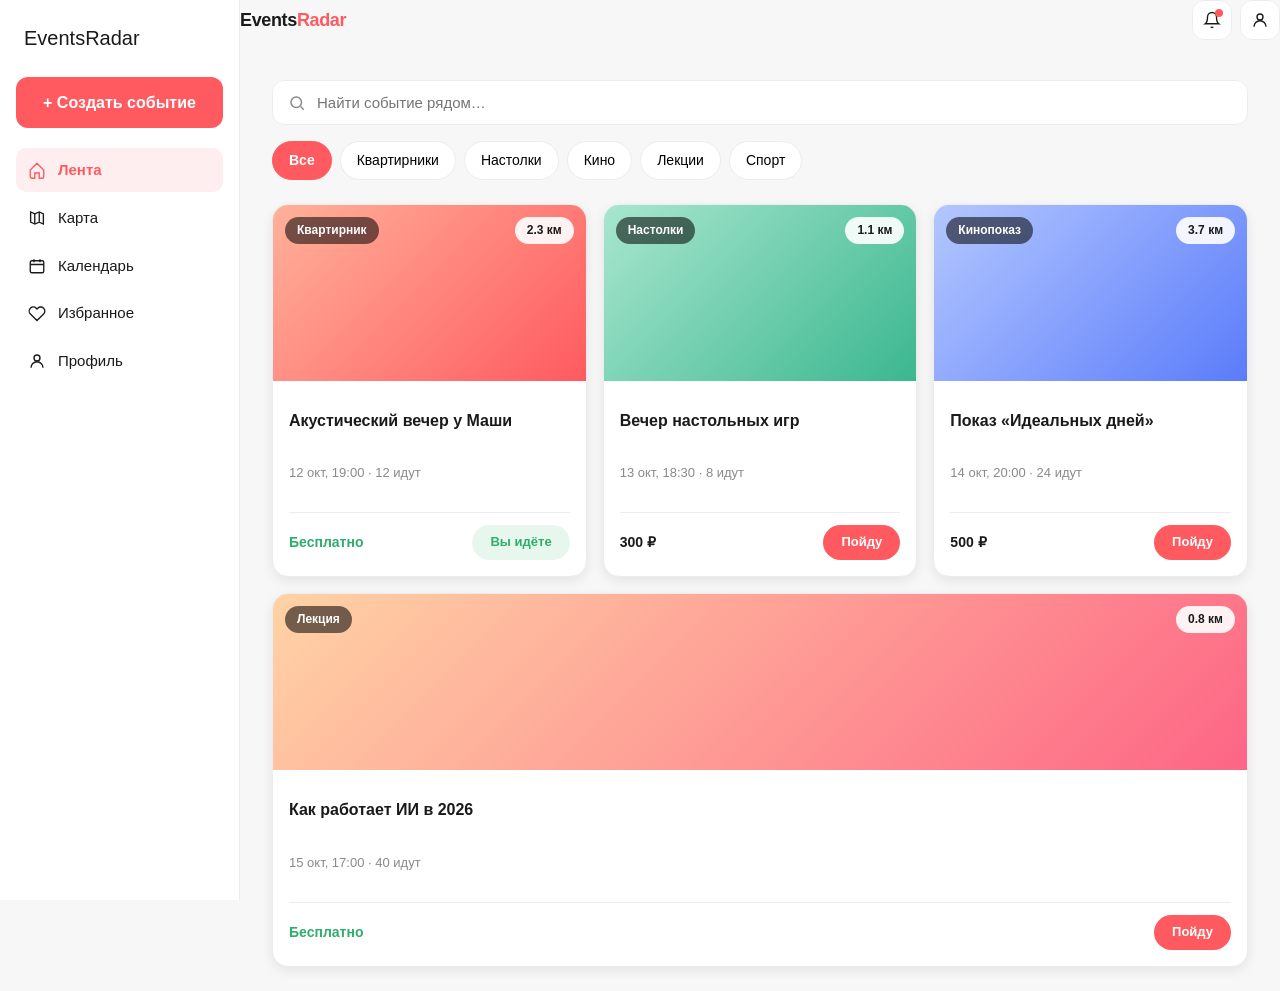
<file: index.html>
<!DOCTYPE html>
<html lang="ru">
<head>
  <meta charset="UTF-8">
  <meta name="viewport" content="width=device-width, initial-scale=1.0, maximum-scale=1.0, user-scalable=no">
  <title>Events Radar — Лента событий</title>
  <link rel="stylesheet" href="css/normalize.min.css">
  <link rel="stylesheet" href="css/style.min.css">
</head>
<body>

  <div class="app-shell">

    <aside class="sidebar">
      <div class="logo">Events<span>Radar</span></div>
      <button class="btn-create" type="button">+ Создать событие</button>
      <nav>
        <a href="index.html" class="active">
          <svg viewBox="0 0 24 24"><path d="M3 12l9-9 9 9v9a2 2 0 01-2 2h-4v-7h-6v7H5a2 2 0 01-2-2z"/></svg>
          Лента
        </a>
        <a href="map.html">
          <svg viewBox="0 0 24 24"><path d="M9 20l-5.5-2.5V4L9 6.5 15 4l5.5 2.5V20L15 17.5 9 20z"/><path d="M9 6.5v13M15 4v13"/></svg>
          Карта
        </a>
        <a href="#">
          <svg viewBox="0 0 24 24"><rect x="3" y="5" width="18" height="16" rx="2"/><path d="M3 10h18M8 3v4M16 3v4"/></svg>
          Календарь
        </a>
        <a href="#">
          <svg viewBox="0 0 24 24"><path d="M20.8 5.6a5.5 5.5 0 00-7.8 0L12 6.6l-1-1a5.5 5.5 0 00-7.8 7.8l1 1L12 22l7.8-7.6 1-1a5.5 5.5 0 000-7.8z"/></svg>
          Избранное
        </a>
        <a href="#">
          <svg viewBox="0 0 24 24"><circle cx="12" cy="8" r="4"/><path d="M4 21a8 8 0 0116 0"/></svg>
          Профиль
        </a>
      </nav>
    </aside>

    <div style="flex:1; min-width:0;">

      <header class="app-header">
        <div class="logo">Events<span>Radar</span></div>
        <div class="app-header__actions">
          <button class="icon-btn" type="button" aria-label="Уведомления">
            <svg viewBox="0 0 24 24"><path d="M18 8a6 6 0 10-12 0c0 7-3 9-3 9h18s-3-2-3-9"/><path d="M13.7 21a2 2 0 01-3.4 0"/></svg>
            <span class="badge"></span>
          </button>
          <button class="icon-btn" type="button" aria-label="Профиль">
            <svg viewBox="0 0 24 24"><circle cx="12" cy="8" r="4"/><path d="M4 21a8 8 0 0116 0"/></svg>
          </button>
        </div>
      </header>

      <main class="app-main">
        <div class="search">
          <span class="search__icon">
            <svg viewBox="0 0 24 24"><circle cx="11" cy="11" r="7"/><path d="M21 21l-4.3-4.3"/></svg>
          </span>
          <input type="search" placeholder="Найти событие рядом…">
        </div>

        <div class="chips">
          <button class="chip active" type="button">Все</button>
          <button class="chip" type="button">Квартирники</button>
          <button class="chip" type="button">Настолки</button>
          <button class="chip" type="button">Кино</button>
          <button class="chip" type="button">Лекции</button>
          <button class="chip" type="button">Спорт</button>
        </div>

        <section class="feed">
          
          <a href="event.html" class="event-card" style="text-decoration:none; color:inherit;">
            <div class="event-card__cover">
              <span class="event-card__cat">Квартирник</span>
              <span class="event-card__dist">2.3 км</span>
            </div>
            <div class="event-card__body">
              <h3 class="event-card__title">Акустический вечер у Маши</h3>
              <p class="event-card__meta">12 окт, 19:00 · 12 идут</p>
              <div class="event-card__foot">
                <span class="event-card__price free">Бесплатно</span>
                <button class="btn-go going" type="button">Вы идёте</button>
              </div>
            </div>
          </a>

          <a href="event.html" class="event-card" style="text-decoration:none; color:inherit;">
            <div class="event-card__cover c2">
              <span class="event-card__cat">Настолки</span>
              <span class="event-card__dist">1.1 км</span>
            </div>
            <div class="event-card__body">
              <h3 class="event-card__title">Вечер настольных игр</h3>
              <p class="event-card__meta">13 окт, 18:30 · 8 идут</p>
              <div class="event-card__foot">
                <span class="event-card__price">300 ₽</span>
                <button class="btn-go" type="button">Пойду</button>
              </div>
            </div>
          </a>

          <a href="event.html" class="event-card" style="text-decoration:none; color:inherit;">
            <div class="event-card__cover c3">
              <span class="event-card__cat">Кинопоказ</span>
              <span class="event-card__dist">3.7 км</span>
            </div>
            <div class="event-card__body">
              <h3 class="event-card__title">Показ «Идеальных дней»</h3>
              <p class="event-card__meta">14 окт, 20:00 · 24 идут</p>
              <div class="event-card__foot">
                <span class="event-card__price">500 ₽</span>
                <button class="btn-go" type="button">Пойду</button>
              </div>
            </div>
          </a>

          <a href="event.html" class="event-card" style="text-decoration:none; color:inherit;">
            <div class="event-card__cover c4">
              <span class="event-card__cat">Лекция</span>
              <span class="event-card__dist">0.8 км</span>
            </div>
            <div class="event-card__body">
              <h3 class="event-card__title">Как работает ИИ в 2026</h3>
              <p class="event-card__meta">15 окт, 17:00 · 40 идут</p>
              <div class="event-card__foot">
                <span class="event-card__price free">Бесплатно</span>
                <button class="btn-go" type="button">Пойду</button>
              </div>
            </div>
          </a>

        </section>
      </main>

    </div>
  </div>

  <nav class="tabbar">
    <a href="index.html" class="active">
      <svg viewBox="0 0 24 24"><path d="M3 12l9-9 9 9v9a2 2 0 01-2 2h-4v-7h-6v7H5a2 2 0 01-2-2z"/></svg>
      Лента
    </a>
    <a href="map.html">
      <svg viewBox="0 0 24 24"><path d="M9 20l-5.5-2.5V4L9 6.5 15 4l5.5 2.5V20L15 17.5 9 20z"/><path d="M9 6.5v13M15 4v13"/></svg>
      Карта
    </a>
    <a href="#" class="create" aria-label="Создать событие">
      <svg viewBox="0 0 24 24"><path d="M12 5v14M5 12h14"/></svg>
    </a>
    <a href="#">
      <svg viewBox="0 0 24 24"><rect x="3" y="5" width="18" height="16" rx="2"/><path d="M3 10h18M8 3v4M16 3v4"/></svg>
      Календарь
    </a>
    <a href="#">
      <svg viewBox="0 0 24 24"><circle cx="12" cy="8" r="4"/><path d="M4 21a8 8 0 0116 0"/></svg>
      Профиль
    </a>
  </nav>

  <script src="js/main.min.js"></script>
</body>
</html>
</file>
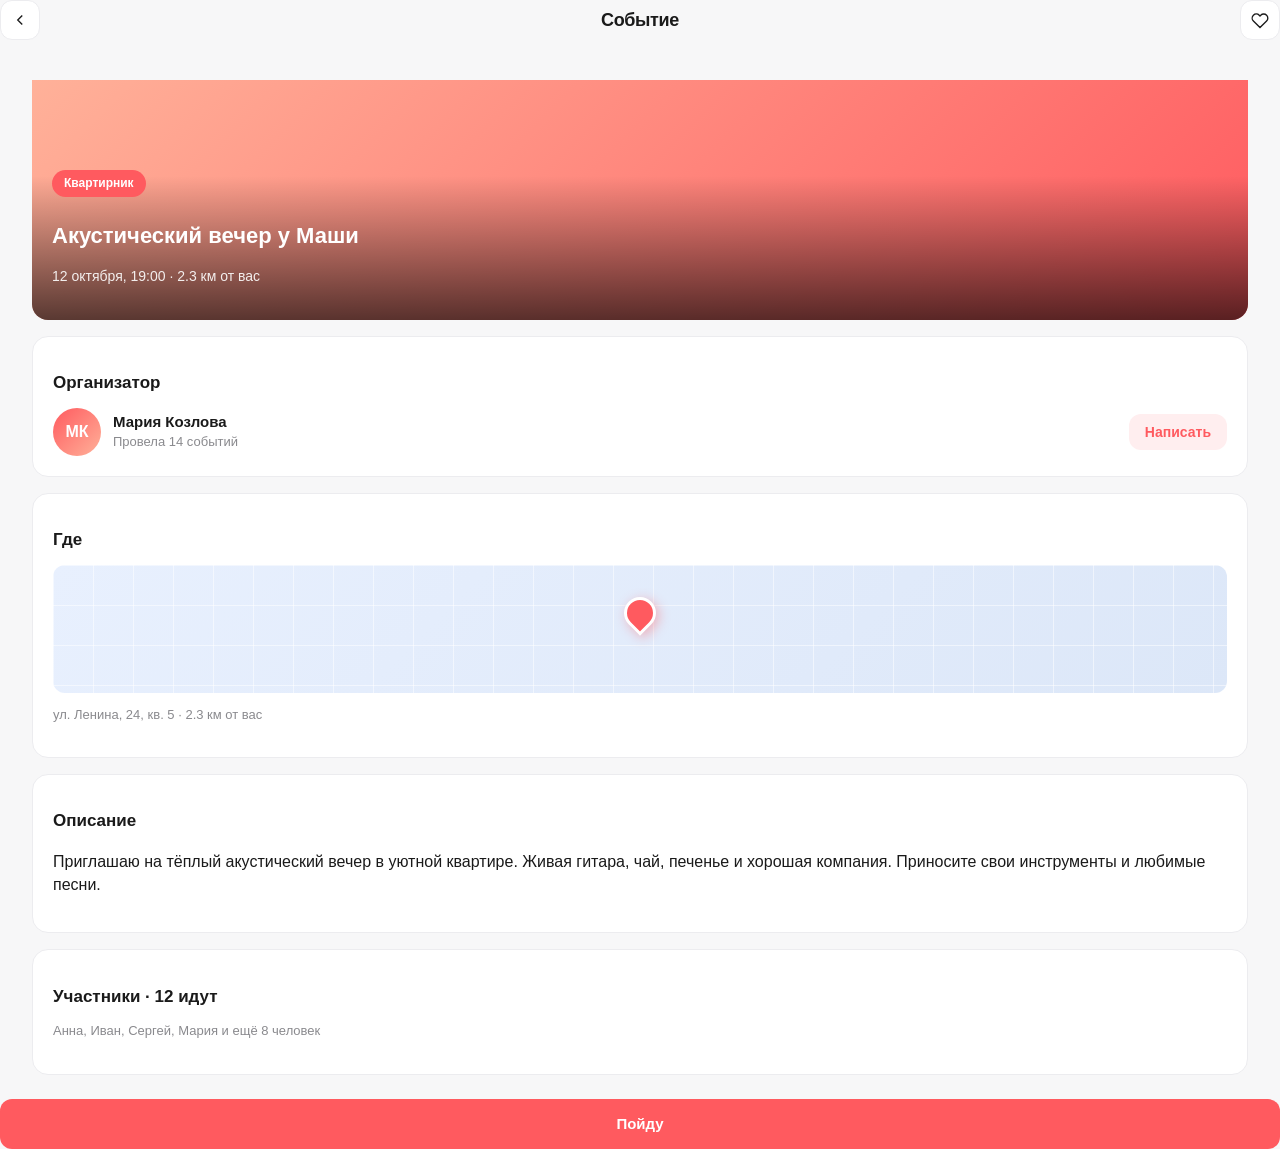
<file: event.html>
<!DOCTYPE html>
<html lang="ru">
<head>
  <meta charset="UTF-8">
  <meta name="viewport" content="width=device-width, initial-scale=1.0, maximum-scale=1.0, user-scalable=no">
  <title>Events Radar — Событие</title>
 <link rel="stylesheet" href="css/normalize.min.css">
<link rel="stylesheet" href="css/style.min.css">
</head>
<body>

  <header class="app-header">
    <a href="index.html" class="icon-btn" aria-label="Назад">
      <svg viewBox="0 0 24 24"><path d="M15 18l-6-6 6-6"/></svg>
    </a>
    <div class="logo" style="flex:1; text-align:center;">Событие</div>
    <button class="icon-btn" type="button" aria-label="Избранное">
      <svg viewBox="0 0 24 24"><path d="M20.8 5.6a5.5 5.5 0 00-7.8 0L12 6.6l-1-1a5.5 5.5 0 00-7.8 7.8l1 1L12 22l7.8-7.6 1-1a5.5 5.5 0 000-7.8z"/></svg>
    </button>
  </header>

  <main class="app-main">

    <section class="event-hero">
      <div class="event-hero__info">
        <span class="event-hero__cat">Квартирник</span>
        <h1 class="event-hero__title">Акустический вечер у Маши</h1>
        <p class="event-hero__meta">12 октября, 19:00 · 2.3 км от вас</p>
      </div>
    </section>

    <section class="event-section">
      <h2>Организатор</h2>
      <div class="organizer">
        <div class="org-avatar">МК</div>
        <div class="org-info">
          <div class="n">Мария Козлова</div>
          <div class="r">Провела 14 событий</div>
        </div>
        <button class="btn-msg" type="button">Написать</button>
      </div>
    </section>

    <section class="event-section">
      <h2>Где</h2>
      <div class="mini-map">
        <div class="mini-map__pin"></div>
      </div>
      <p class="event-card__meta">ул. Ленина, 24, кв. 5 · 2.3 км от вас</p>
    </section>

    <section class="event-section">
      <h2>Описание</h2>
      <p>Приглашаю на тёплый акустический вечер в уютной квартире. Живая гитара, чай, печенье и хорошая компания. Приносите свои инструменты и любимые песни.</p>
    </section>

    <section class="event-section">
      <h2>Участники · 12 идут</h2>
      <p class="event-card__meta">Анна, Иван, Сергей, Мария и ещё 8 человек</p>
    </section>

  </main>

  <div class="sticky-cta">
    <button class="btn-go-big" type="button">Пойду</button>
  </div>

  <nav class="tabbar">
    <a href="index.html">
      <svg viewBox="0 0 24 24"><path d="M3 12l9-9 9 9v9a2 2 0 01-2 2h-4v-7h-6v7H5a2 2 0 01-2-2z"/></svg>
      Лента
    </a>
    <a href="map.html">
      <svg viewBox="0 0 24 24"><path d="M9 20l-5.5-2.5V4L9 6.5 15 4l5.5 2.5V20L15 17.5 9 20z"/><path d="M9 6.5v13M15 4v13"/></svg>
      Карта
    </a>
    <a href="#" class="create" aria-label="Создать событие">
      <svg viewBox="0 0 24 24"><path d="M12 5v14M5 12h14"/></svg>
    </a>
    <a href="#">
      <svg viewBox="0 0 24 24"><rect x="3" y="5" width="18" height="16" rx="2"/><path d="M3 10h18M8 3v4M16 3v4"/></svg>
      Календарь
    </a>
    <a href="#">
      <svg viewBox="0 0 24 24"><circle cx="12" cy="8" r="4"/><path d="M4 21a8 8 0 0116 0"/></svg>
      Профиль
    </a>
  </nav>

  <script src="js/main.min.js"></script>
</body>
</html>
</file>
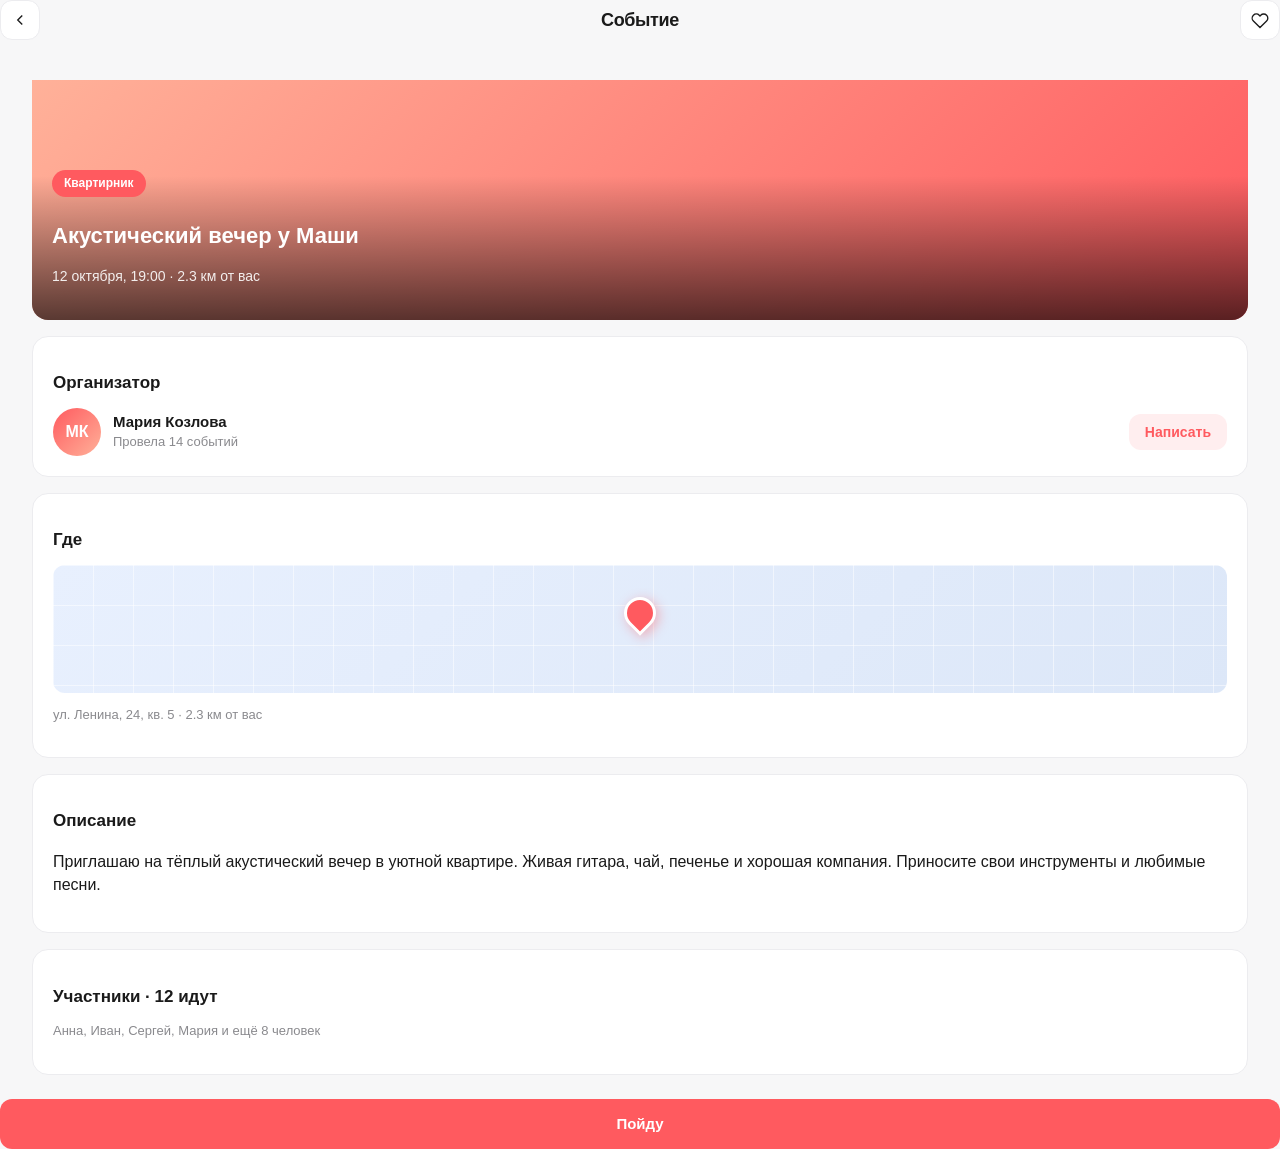
<file: event.min.html>
<!DOCTYPE html><html lang="ru"><head><meta charset="UTF-8"><meta name="viewport" content="width=device-width,initial-scale=1,maximum-scale=1,user-scalable=no"><title>Events Radar — Событие</title><link rel="stylesheet" href="css/normalize.css"><link rel="stylesheet" href="css/style.css"></head><body><header class="app-header"><a href="index.html" class="icon-btn" aria-label="Назад"><svg viewBox="0 0 24 24"><path d="M15 18l-6-6 6-6"/></svg></a><div class="logo" style="flex:1; text-align:center;">Событие</div><button class="icon-btn" type="button" aria-label="Избранное"><svg viewBox="0 0 24 24"><path d="M20.8 5.6a5.5 5.5 0 00-7.8 0L12 6.6l-1-1a5.5 5.5 0 00-7.8 7.8l1 1L12 22l7.8-7.6 1-1a5.5 5.5 0 000-7.8z"/></svg></button></header><main class="app-main"><section class="event-hero"><div class="event-hero__info"><span class="event-hero__cat">Квартирник</span><h1 class="event-hero__title">Акустический вечер у Маши</h1><p class="event-hero__meta">12 октября, 19:00 · 2.3 км от вас</p></div></section><section class="event-section"><h2>Организатор</h2><div class="organizer"><div class="org-avatar">МК</div><div class="org-info"><div class="n">Мария Козлова</div><div class="r">Провела 14 событий</div></div><button class="btn-msg" type="button">Написать</button></div></section><section class="event-section"><h2>Где</h2><div class="mini-map"><div class="mini-map__pin"></div></div><p class="event-card__meta">ул. Ленина, 24, кв. 5 · 2.3 км от вас</p></section><section class="event-section"><h2>Описание</h2><p>Приглашаю на тёплый акустический вечер в уютной квартире. Живая гитара, чай, печенье и хорошая компания. Приносите свои инструменты и любимые песни.</p></section><section class="event-section"><h2>Участники · 12 идут</h2><p class="event-card__meta">Анна, Иван, Сергей, Мария и ещё 8 человек</p></section></main><div class="sticky-cta"><button class="btn-go-big" type="button">Пойду</button></div><nav class="tabbar"><a href="index.html"><svg viewBox="0 0 24 24"><path d="M3 12l9-9 9 9v9a2 2 0 01-2 2h-4v-7h-6v7H5a2 2 0 01-2-2z"/></svg> Лента </a><a href="map.html"><svg viewBox="0 0 24 24"><path d="M9 20l-5.5-2.5V4L9 6.5 15 4l5.5 2.5V20L15 17.5 9 20z"/><path d="M9 6.5v13M15 4v13"/></svg> Карта </a><a href="#" class="create" aria-label="Создать событие"><svg viewBox="0 0 24 24"><path d="M12 5v14M5 12h14"/></svg> </a><a href="#"><svg viewBox="0 0 24 24"><rect x="3" y="5" width="18" height="16" rx="2"/><path d="M3 10h18M8 3v4M16 3v4"/></svg> Календарь </a><a href="#"><svg viewBox="0 0 24 24"><circle cx="12" cy="8" r="4"/><path d="M4 21a8 8 0 0116 0"/></svg> Профиль</a></nav><script src="js/main.js"></script></body></html>
</file>
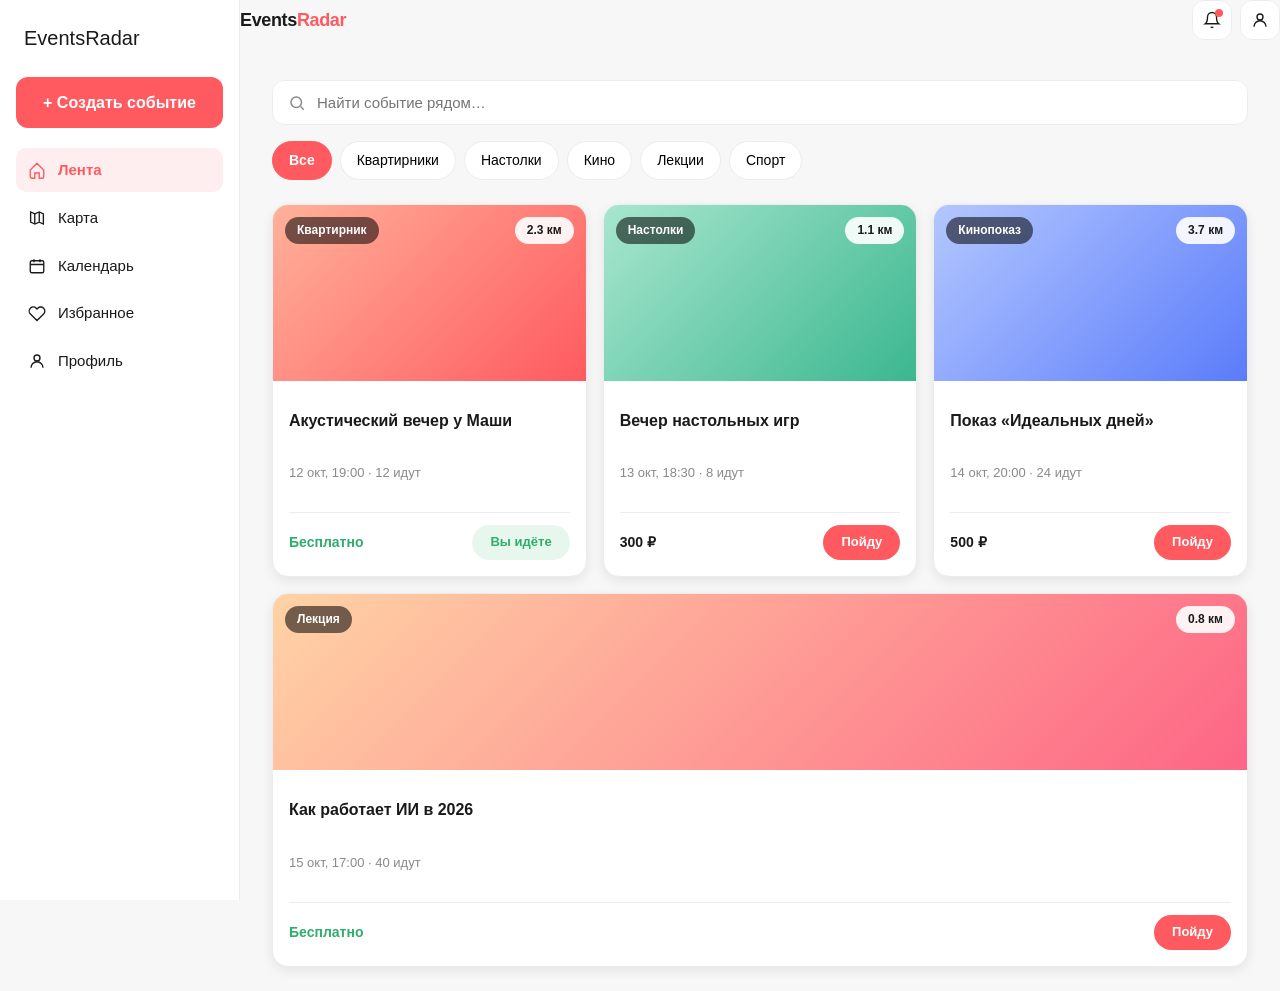
<file: index.min.html>
<!DOCTYPE html><html lang="ru"><head><meta charset="UTF-8"><meta name="viewport" content="width=device-width,initial-scale=1,maximum-scale=1,user-scalable=no"><title>Events Radar — Лента событий</title><link rel="stylesheet" href="css/normalize.min.css"><link rel="stylesheet" href="css/style.min.css"></head><body><div class="app-shell"><aside class="sidebar"><div class="logo">Events<span>Radar</span></div><button class="btn-create" type="button">+ Создать событие</button><nav><a href="index.html" class="active"><svg viewBox="0 0 24 24"><path d="M3 12l9-9 9 9v9a2 2 0 01-2 2h-4v-7h-6v7H5a2 2 0 01-2-2z"/></svg> Лента </a><a href="map.html"><svg viewBox="0 0 24 24"><path d="M9 20l-5.5-2.5V4L9 6.5 15 4l5.5 2.5V20L15 17.5 9 20z"/><path d="M9 6.5v13M15 4v13"/></svg> Карта </a><a href="#"><svg viewBox="0 0 24 24"><rect x="3" y="5" width="18" height="16" rx="2"/><path d="M3 10h18M8 3v4M16 3v4"/></svg> Календарь </a><a href="#"><svg viewBox="0 0 24 24"><path d="M20.8 5.6a5.5 5.5 0 00-7.8 0L12 6.6l-1-1a5.5 5.5 0 00-7.8 7.8l1 1L12 22l7.8-7.6 1-1a5.5 5.5 0 000-7.8z"/></svg> Избранное </a><a href="#"><svg viewBox="0 0 24 24"><circle cx="12" cy="8" r="4"/><path d="M4 21a8 8 0 0116 0"/></svg> Профиль</a></nav></aside><div style="flex:1; min-width:0;"><header class="app-header"><div class="logo">Events<span>Radar</span></div><div class="app-header__actions"><button class="icon-btn" type="button" aria-label="Уведомления"><svg viewBox="0 0 24 24"><path d="M18 8a6 6 0 10-12 0c0 7-3 9-3 9h18s-3-2-3-9"/><path d="M13.7 21a2 2 0 01-3.4 0"/></svg> <span class="badge"></span></button> <button class="icon-btn" type="button" aria-label="Профиль"><svg viewBox="0 0 24 24"><circle cx="12" cy="8" r="4"/><path d="M4 21a8 8 0 0116 0"/></svg></button></div></header><main class="app-main"><div class="search"><span class="search__icon"><svg viewBox="0 0 24 24"><circle cx="11" cy="11" r="7"/><path d="M21 21l-4.3-4.3"/></svg> </span><input type="search" placeholder="Найти событие рядом…"></div><div class="chips"><button class="chip active" type="button">Все</button> <button class="chip" type="button">Квартирники</button> <button class="chip" type="button">Настолки</button> <button class="chip" type="button">Кино</button> <button class="chip" type="button">Лекции</button> <button class="chip" type="button">Спорт</button></div><section class="feed"><a href="event.html" class="event-card" style="text-decoration:none;color:inherit"><div class="event-card__cover"><span class="event-card__cat">Квартирник</span> <span class="event-card__dist">2.3 км</span></div><div class="event-card__body"><h3 class="event-card__title">Акустический вечер у Маши</h3><p class="event-card__meta">12 окт, 19:00 · 12 идут</p><div class="event-card__foot"><span class="event-card__price free">Бесплатно</span> <button class="btn-go going" type="button">Вы идёте</button></div></div></a><a href="event.html" class="event-card" style="text-decoration:none;color:inherit"><div class="event-card__cover c2"><span class="event-card__cat">Настолки</span> <span class="event-card__dist">1.1 км</span></div><div class="event-card__body"><h3 class="event-card__title">Вечер настольных игр</h3><p class="event-card__meta">13 окт, 18:30 · 8 идут</p><div class="event-card__foot"><span class="event-card__price">300 ₽</span> <button class="btn-go" type="button">Пойду</button></div></div></a><a href="event.html" class="event-card" style="text-decoration:none;color:inherit"><div class="event-card__cover c3"><span class="event-card__cat">Кинопоказ</span> <span class="event-card__dist">3.7 км</span></div><div class="event-card__body"><h3 class="event-card__title">Показ «Идеальных дней»</h3><p class="event-card__meta">14 окт, 20:00 · 24 идут</p><div class="event-card__foot"><span class="event-card__price">500 ₽</span> <button class="btn-go" type="button">Пойду</button></div></div></a><a href="event.html" class="event-card" style="text-decoration:none;color:inherit"><div class="event-card__cover c4"><span class="event-card__cat">Лекция</span> <span class="event-card__dist">0.8 км</span></div><div class="event-card__body"><h3 class="event-card__title">Как работает ИИ в 2026</h3><p class="event-card__meta">15 окт, 17:00 · 40 идут</p><div class="event-card__foot"><span class="event-card__price free">Бесплатно</span> <button class="btn-go" type="button">Пойду</button></div></div></a></section></main></div></div><nav class="tabbar"><a href="index.html" class="active"><svg viewBox="0 0 24 24"><path d="M3 12l9-9 9 9v9a2 2 0 01-2 2h-4v-7h-6v7H5a2 2 0 01-2-2z"/></svg> Лента </a><a href="map.html"><svg viewBox="0 0 24 24"><path d="M9 20l-5.5-2.5V4L9 6.5 15 4l5.5 2.5V20L15 17.5 9 20z"/><path d="M9 6.5v13M15 4v13"/></svg> Карта </a><a href="#" class="create" aria-label="Создать событие"><svg viewBox="0 0 24 24"><path d="M12 5v14M5 12h14"/></svg> </a><a href="#"><svg viewBox="0 0 24 24"><rect x="3" y="5" width="18" height="16" rx="2"/><path d="M3 10h18M8 3v4M16 3v4"/></svg> Календарь </a><a href="#"><svg viewBox="0 0 24 24"><circle cx="12" cy="8" r="4"/><path d="M4 21a8 8 0 0116 0"/></svg> Профиль</a></nav><script src="js/main.min.js"></script></body></html>
</file>
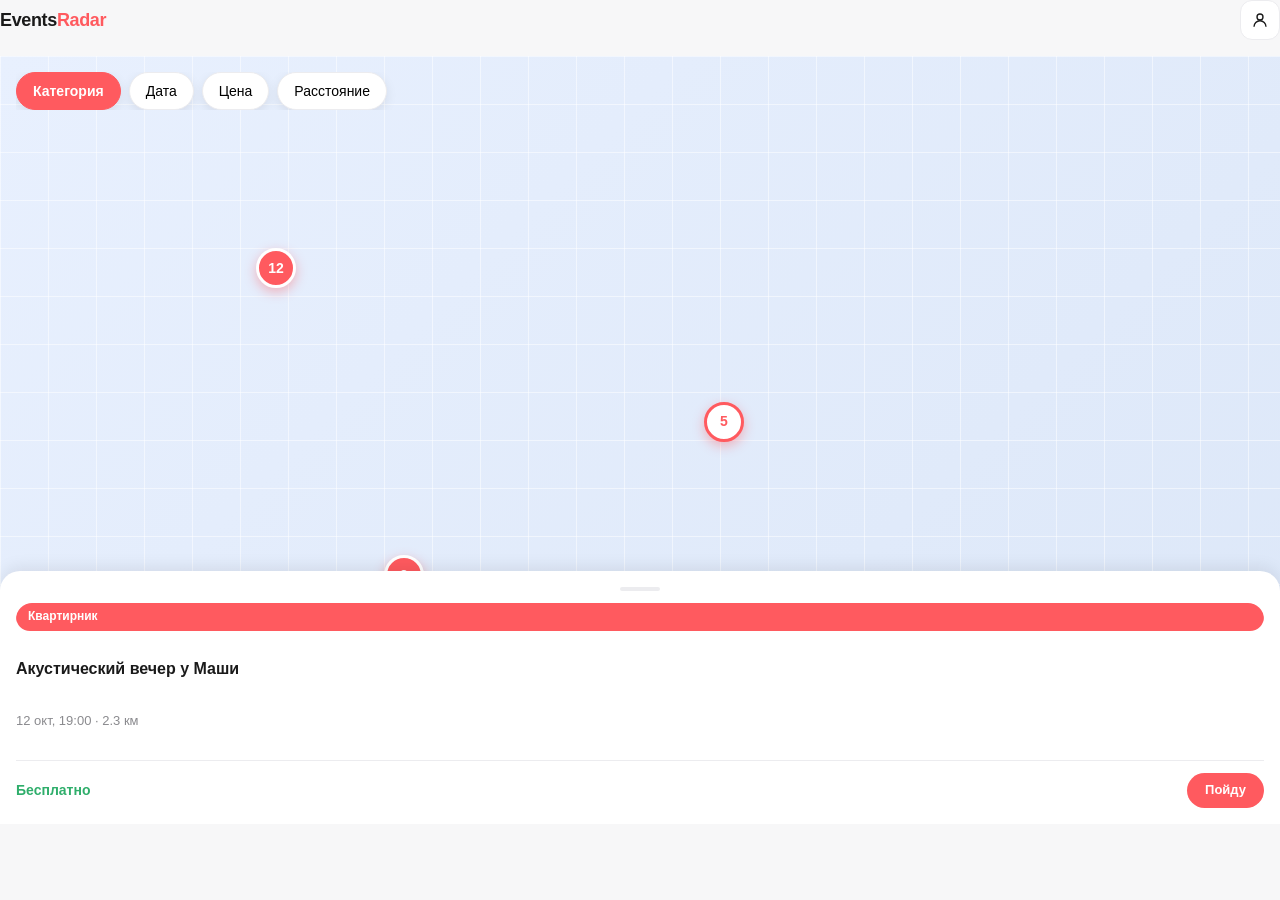
<file: map.html>
<!DOCTYPE html>
<html lang="ru">
<head>
  <meta charset="UTF-8">
  <meta name="viewport" content="width=device-width, initial-scale=1.0, maximum-scale=1.0, user-scalable=no">
  <title>Events Radar — Карта</title>
  <link rel="stylesheet" href="css/normalize.min.css">
<link rel="stylesheet" href="css/style.min.css">
</head>
<body>

  <header class="app-header">
    <div class="logo">Events<span>Radar</span></div>
    <div class="app-header__actions">
      <button class="icon-btn" type="button" aria-label="Профиль">
        <svg viewBox="0 0 24 24"><circle cx="12" cy="8" r="4"/><path d="M4 21a8 8 0 0116 0"/></svg>
      </button>
    </div>
  </header>

  <main>
    <section class="map-screen">
      <div class="map-filters">
        <button class="chip active" type="button">Категория</button>
        <button class="chip" type="button">Дата</button>
        <button class="chip" type="button">Цена</button>
        <button class="chip" type="button">Расстояние</button>
      </div>

      <div class="map-pin p1">12</div>
      <div class="map-pin cluster p2">5</div>
      <div class="map-pin p3">3</div>

      <div class="bottom-sheet">
        <div class="bottom-sheet__handle"></div>
        <article class="event-card" style="border:none; box-shadow:none;">
          <div class="event-card__body" style="padding:0;">
            <span class="event-card__cat" style="position:static; display:inline-block; background:var(--accent); color:#fff; margin-bottom:.5rem;">Квартирник</span>
            <h3 class="event-card__title">Акустический вечер у Маши</h3>
            <p class="event-card__meta">12 окт, 19:00 · 2.3 км</p>
            <div class="event-card__foot">
              <span class="event-card__price free">Бесплатно</span>
              <button class="btn-go" type="button">Пойду</button>
            </div>
          </div>
        </article>
      </div>
    </section>
  </main>

  <nav class="tabbar">
    <a href="index.html">
      <svg viewBox="0 0 24 24"><path d="M3 12l9-9 9 9v9a2 2 0 01-2 2h-4v-7h-6v7H5a2 2 0 01-2-2z"/></svg>
      Лента
    </a>
    <a href="map.html" class="active">
      <svg viewBox="0 0 24 24"><path d="M9 20l-5.5-2.5V4L9 6.5 15 4l5.5 2.5V20L15 17.5 9 20z"/><path d="M9 6.5v13M15 4v13"/></svg>
      Карта
    </a>
    <a href="#" class="create" aria-label="Создать событие">
      <svg viewBox="0 0 24 24"><path d="M12 5v14M5 12h14"/></svg>
    </a>
    <a href="#">
      <svg viewBox="0 0 24 24"><rect x="3" y="5" width="18" height="16" rx="2"/><path d="M3 10h18M8 3v4M16 3v4"/></svg>
      Календарь
    </a>
    <a href="#">
      <svg viewBox="0 0 24 24"><circle cx="12" cy="8" r="4"/><path d="M4 21a8 8 0 0116 0"/></svg>
      Профиль
    </a>
  </nav>

  <script src="js/main.min.js"></script>
</body>
</html>
</file>
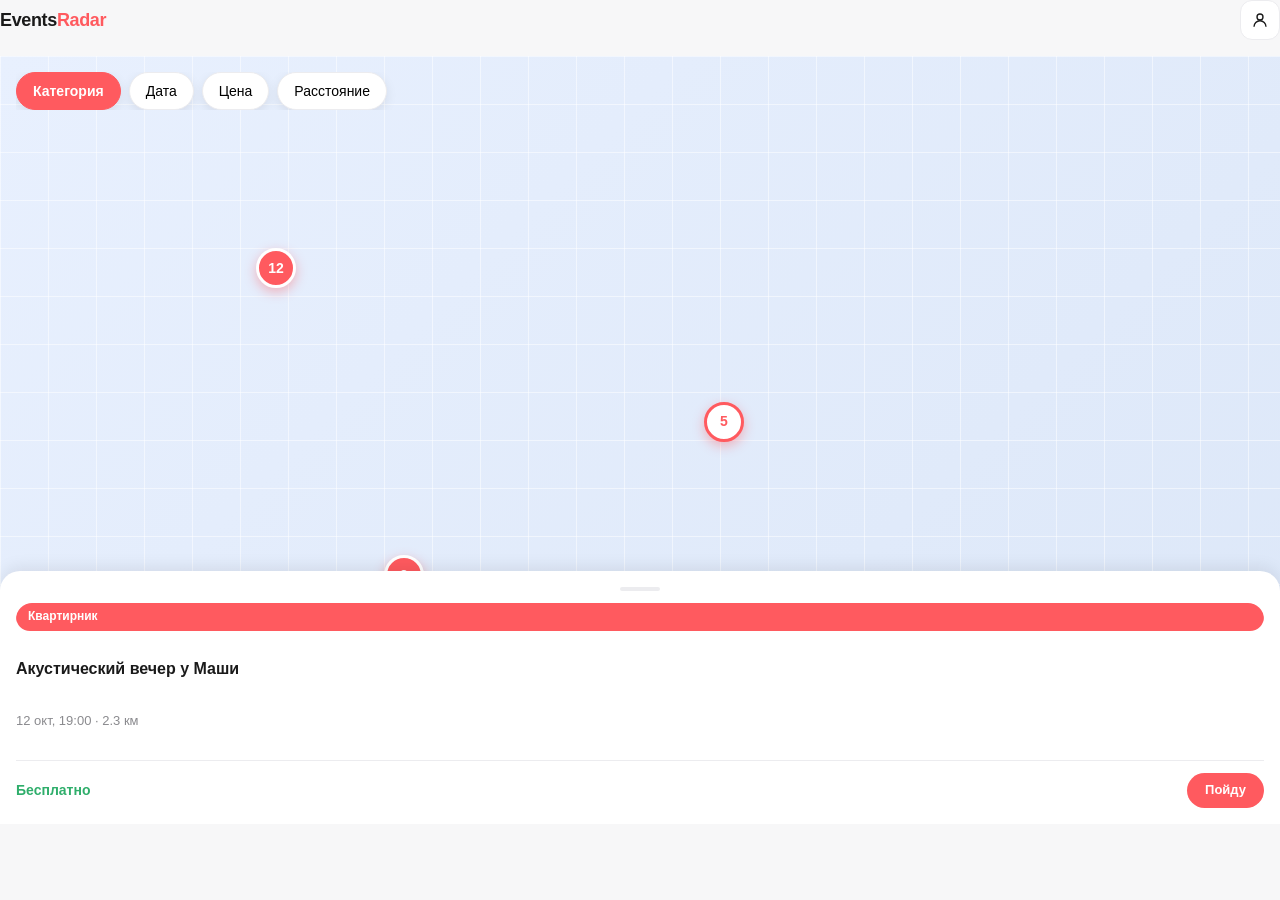
<file: map.min.html>
<!DOCTYPE html><html lang="ru"><head><meta charset="UTF-8"><meta name="viewport" content="width=device-width,initial-scale=1,maximum-scale=1,user-scalable=no"><title>Events Radar — Карта</title><link rel="stylesheet" href="css/normalize.css"><link rel="stylesheet" href="css/style.css"></head><body><header class="app-header"><div class="logo">Events<span>Radar</span></div><div class="app-header__actions"><button class="icon-btn" type="button" aria-label="Профиль"><svg viewBox="0 0 24 24"><circle cx="12" cy="8" r="4"/><path d="M4 21a8 8 0 0116 0"/></svg></button></div></header><main><section class="map-screen"><div class="map-filters"><button class="chip active" type="button">Категория</button> <button class="chip" type="button">Дата</button> <button class="chip" type="button">Цена</button> <button class="chip" type="button">Расстояние</button></div><div class="map-pin p1">12</div><div class="map-pin cluster p2">5</div><div class="map-pin p3">3</div><div class="bottom-sheet"><div class="bottom-sheet__handle"></div><article class="event-card" style="border:none; box-shadow:none;"><div class="event-card__body" style="padding:0;"><span class="event-card__cat" style="position:static; display:inline-block; background:var(--accent); color:#fff; margin-bottom:.5rem;">Квартирник</span><h3 class="event-card__title">Акустический вечер у Маши</h3><p class="event-card__meta">12 окт, 19:00 · 2.3 км</p><div class="event-card__foot"><span class="event-card__price free">Бесплатно</span> <button class="btn-go" type="button">Пойду</button></div></div></article></div></section></main><nav class="tabbar"><a href="index.html"><svg viewBox="0 0 24 24"><path d="M3 12l9-9 9 9v9a2 2 0 01-2 2h-4v-7h-6v7H5a2 2 0 01-2-2z"/></svg> Лента </a><a href="map.html" class="active"><svg viewBox="0 0 24 24"><path d="M9 20l-5.5-2.5V4L9 6.5 15 4l5.5 2.5V20L15 17.5 9 20z"/><path d="M9 6.5v13M15 4v13"/></svg> Карта </a><a href="#" class="create" aria-label="Создать событие"><svg viewBox="0 0 24 24"><path d="M12 5v14M5 12h14"/></svg> </a><a href="#"><svg viewBox="0 0 24 24"><rect x="3" y="5" width="18" height="16" rx="2"/><path d="M3 10h18M8 3v4M16 3v4"/></svg> Календарь </a><a href="#"><svg viewBox="0 0 24 24"><circle cx="12" cy="8" r="4"/><path d="M4 21a8 8 0 0116 0"/></svg> Профиль</a></nav><script src="js/main.js"></script></body></html>
</file>
<file: css/style.css>
:root {
  --accent: #FF5A5F;
  --accent-dark: #E14B50;
  --bg: #F7F7F8;
  --card: #FFFFFF;
  --text: #1A1A1A;
  --muted: #8A8A8E;
  --border: #ECECEF;
  --success: #2FAE6B;
  --radius: 1rem;
  --shadow: 0 0.25rem 0.75rem rgba(0, 0, 0, 0.08);
  --nav-height: 4.25rem;
}

*,
*::before,
*::after { box-sizing: border-box; }

html { font-size: 100%; }

body {
  font-family: 'Inter', -apple-system, BlinkMacSystemFont, 'Segoe UI', sans-serif;
  background: var(--bg);
  color: var(--text);
  font-size: 1rem;
  line-height: 1.45;
  padding-bottom: calc(var(--nav-height) + 1rem);
}

img { max-width: 100%; display: block; }
a { color: inherit; text-decoration: none; }
button { cursor: pointer; font: inherit; }
ul { list-style: none; padding: 0; margin: 0; }

.app-header {
  position: sticky;
  top: 0;
  z-index: 10;
  display: flex;
  align-items: center;
  justify-content: space-between;
  gap: 0.75rem;
  padding: 0.875rem 1rem;
  background: var(--card);
  border-bottom: 1px solid var(--border);
}
.app-header .logo { font-size: 1.125rem; font-weight: 800; letter-spacing: -0.02em; }
.app-header .logo span { color: var(--accent); }
.app-header__actions { display: flex; align-items: center; gap: 0.5rem; }

.icon-btn {
  width: 2.5rem;
  height: 2.5rem;
  border-radius: 0.75rem;
  border: 1px solid var(--border);
  background: var(--card);
  display: inline-flex;
  align-items: center;
  justify-content: center;
  position: relative;
}
.icon-btn svg { width: 1.125rem; height: 1.125rem; stroke: var(--text); fill: none; stroke-width: 1.8; }
.icon-btn .badge {
  position: absolute;
  top: 0.5rem;
  right: 0.5rem;
  width: 0.5rem;
  height: 0.5rem;
  background: var(--accent);
  border-radius: 50%;
}

.app-main { padding: 1rem; }

.search { position: relative; margin-bottom: 1rem; }
.search input {
  width: 100%;
  padding: 0.8125rem 1rem 0.8125rem 2.75rem;
  border: 1px solid var(--border);
  border-radius: 0.75rem;
  background: var(--card);
  font-size: 0.9375rem;
  outline: none;
}
.search input:focus { border-color: var(--accent); }
.search__icon {
  position: absolute;
  left: 1rem;
  top: 50%;
  transform: translateY(-50%);
  display: inline-flex;
}
.search__icon svg { width: 1.125rem; height: 1.125rem; stroke: var(--muted); fill: none; stroke-width: 2; }

.chips {
  display: flex;
  gap: 0.5rem;
  overflow-x: auto;
  padding-bottom: 0.5rem;
  margin-bottom: 1rem;
  scrollbar-width: none;
}
.chips::-webkit-scrollbar { display: none; }
.chip {
  flex-shrink: 0;
  padding: 0.5rem 1rem;
  border-radius: 1.25rem;
  border: 1px solid var(--border);
  background: var(--card);
  font-size: 0.875rem;
  white-space: nowrap;
}
.chip.active {
  background: var(--accent);
  color: #fff;
  border-color: var(--accent);
  font-weight: 600;
}

.feed {
  display: flex;
  flex-direction: column;
  gap: 1rem;
}

.event-card {
  background: var(--card);
  border-radius: var(--radius);
  overflow: hidden;
  border: 1px solid var(--border);
  box-shadow: var(--shadow);
  display: flex;
  flex-direction: column;
}
.event-card__cover {
  height: 11rem;
  position: relative;
  background: linear-gradient(135deg, #FFB199, #FF5A5F);
}
.event-card__cover.c2 { background: linear-gradient(135deg, #A8E6CF, #3BB78F); }
.event-card__cover.c3 { background: linear-gradient(135deg, #B3C7FF, #5B7CFA); }
.event-card__cover.c4 { background: linear-gradient(135deg, #FFD3A5, #FD6585); }

.event-card__cat,
.event-card__dist {
  position: absolute;
  top: 0.75rem;
  padding: 0.3125rem 0.75rem;
  border-radius: 1.25rem;
  font-size: 0.75rem;
  font-weight: 600;
}
.event-card__cat { left: 0.75rem; background: rgba(0,0,0,.55); color: #fff; }
.event-card__dist { right: 0.75rem; background: rgba(255,255,255,.9); color: var(--text); }

.event-card__body {
  padding: 0.875rem 1rem 1rem;
  display: flex;
  flex-direction: column;
  gap: 0.25rem;
}
.event-card__title { font-size: 1rem; font-weight: 700; line-height: 1.3; }
.event-card__meta { font-size: 0.8125rem; color: var(--muted); }
.event-card__foot {
  display: flex;
  align-items: center;
  justify-content: space-between;
  margin-top: 0.75rem;
  padding-top: 0.75rem;
  border-top: 1px solid var(--border);
}
.event-card__price { font-size: 0.875rem; font-weight: 700; }
.event-card__price.free { color: var(--success); }

.btn-go {
  background: var(--accent);
  color: #fff;
  border: none;
  padding: 0.5rem 1.125rem;
  border-radius: 1.25rem;
  font-weight: 600;
  font-size: 0.8125rem;
}
.btn-go.going { background: #E8F7EE; color: var(--success); }

.map-screen {
  position: relative;
  height: calc(100vh - var(--nav-height) - 4rem);
  background: linear-gradient(135deg, #E8F0FE, #DCE7F8);
  overflow: hidden;
}
.map-screen::before {
  content: '';
  position: absolute;
  inset: 0;
  background-image:
    linear-gradient(rgba(255,255,255,.5) 1px, transparent 1px),
    linear-gradient(90deg, rgba(255,255,255,.5) 1px, transparent 1px);
  background-size: 3rem 3rem;
}
.map-pin {
  position: absolute;
  width: 2.5rem;
  height: 2.5rem;
  border-radius: 50%;
  background: var(--accent);
  color: #fff;
  font-weight: 700;
  font-size: 0.875rem;
  display: flex;
  align-items: center;
  justify-content: center;
  border: 3px solid #fff;
  box-shadow: 0 0.25rem 0.75rem rgba(255,90,95,.4);
}
.map-pin.cluster { background: #fff; color: var(--accent); border-color: var(--accent); }
.map-pin.p1 { top: 25%; left: 20%; }
.map-pin.p2 { top: 45%; left: 55%; }
.map-pin.p3 { top: 65%; left: 30%; }

.map-filters {
  position: absolute;
  top: 1rem;
  left: 1rem;
  right: 1rem;
  display: flex;
  gap: 0.5rem;
  overflow-x: auto;
  z-index: 5;
  scrollbar-width: none;
}
.map-filters::-webkit-scrollbar { display: none; }
.map-filters .chip {
  box-shadow: var(--shadow);
  flex-shrink: 0;
}

.bottom-sheet {
  position: absolute;
  bottom: 0;
  left: 0;
  right: 0;
  background: var(--card);
  border-radius: 1.25rem 1.25rem 0 0;
  padding: 1rem;
  box-shadow: 0 -0.25rem 1rem rgba(0,0,0,.08);
  z-index: 5;
}
.bottom-sheet__handle {
  width: 2.5rem;
  height: 0.25rem;
  background: var(--border);
  border-radius: 0.125rem;
  margin: 0 auto 0.75rem;
}

.event-hero {
  height: 15rem;
  background: linear-gradient(135deg, #FFB199, #FF5A5F);
  position: relative;
  border-radius: 0 0 var(--radius) var(--radius);
  overflow: hidden;
}
.event-hero::after {
  content: '';
  position: absolute;
  inset: 0;
  background: linear-gradient(to top, rgba(0,0,0,.65), transparent 60%);
}
.event-hero__info {
  position: absolute;
  bottom: 1.25rem;
  left: 1.25rem;
  right: 1.25rem;
  color: #fff;
  z-index: 2;
}
.event-hero__cat {
  display: inline-block;
  background: var(--accent);
  padding: 0.3125rem 0.75rem;
  border-radius: 1.25rem;
  font-size: 0.75rem;
  font-weight: 600;
  margin-bottom: 0.5rem;
}
.event-hero__title { font-size: 1.375rem; font-weight: 800; margin-bottom: 0.25rem; }
.event-hero__meta { font-size: 0.875rem; opacity: .9; }

.event-section {
  background: var(--card);
  border-radius: var(--radius);
  padding: 1.25rem;
  margin-top: 1rem;
  border: 1px solid var(--border);
}
.event-section h2 { font-size: 1.0625rem; font-weight: 700; margin-bottom: 0.75rem; }

.organizer { display: flex; align-items: center; gap: 0.75rem; }
.org-avatar {
  width: 3rem;
  height: 3rem;
  border-radius: 50%;
  background: linear-gradient(135deg, #FF5A5F, #FFB199);
  color: #fff;
  font-weight: 700;
  display: flex;
  align-items: center;
  justify-content: center;
}
.org-info { flex: 1; }
.org-info .n { font-size: 0.9375rem; font-weight: 700; }
.org-info .r { font-size: 0.8125rem; color: var(--muted); }
.btn-msg {
  background: #FFEEEF;
  color: var(--accent);
  border: none;
  padding: 0.5rem 1rem;
  border-radius: 0.75rem;
  font-weight: 600;
  font-size: 0.875rem;
}

.mini-map {
  height: 8rem;
  border-radius: 0.75rem;
  background: linear-gradient(135deg, #E8F0FE, #DCE7F8);
  position: relative;
  overflow: hidden;
  margin-bottom: 0.75rem;
}
.mini-map::before {
  content: '';
  position: absolute;
  inset: 0;
  background-image:
    linear-gradient(rgba(255,255,255,.5) 1px, transparent 1px),
    linear-gradient(90deg, rgba(255,255,255,.5) 1px, transparent 1px);
  background-size: 2.5rem 2.5rem;
}
.mini-map__pin {
  position: absolute;
  top: 50%;
  left: 50%;
  width: 2rem;
  height: 2rem;
  background: var(--accent);
  border-radius: 50% 50% 50% 0;
  transform: translate(-50%, -100%) rotate(-45deg);
  border: 3px solid #fff;
  box-shadow: 0 0.25rem 0.75rem rgba(255,90,95,.4);
}

.sticky-cta {
  position: fixed;
  bottom: var(--nav-height);
  left: 0;
  right: 0;
  background: var(--card);
  padding: 0.75rem 1rem;
  border-top: 1px solid var(--border);
  display: flex;
  gap: 0.75rem;
  z-index: 8;
}
.btn-go-big {
  flex: 1;
  background: var(--accent);
  color: #fff;
  border: none;
  padding: 0.875rem;
  border-radius: 0.75rem;
  font-weight: 700;
  font-size: 0.9375rem;
}
.btn-go-big.going { background: #E8F7EE; color: var(--success); }

.tabbar {
  position: fixed;
  bottom: 0;
  left: 0;
  right: 0;
  height: var(--nav-height);
  background: var(--card);
  border-top: 1px solid var(--border);
  display: flex;
  align-items: center;
  justify-content: space-around;
  z-index: 10;
}
.tabbar a {
  display: flex;
  flex-direction: column;
  align-items: center;
  gap: 0.25rem;
  font-size: 0.6875rem;
  color: var(--muted);
  flex: 1;
}
.tabbar a.active { color: var(--accent); }
.tabbar a svg { width: 1.375rem; height: 1.375rem; stroke: currentColor; fill: none; stroke-width: 1.8; }
.tabbar .create {
  width: 3rem;
  height: 3rem;
  border-radius: 50%;
  background: var(--accent);
  color: #fff;
  display: flex;
  align-items: center;
  justify-content: center;
  margin-top: -1rem;
  box-shadow: 0 0.25rem 0.75rem rgba(255,90,95,.4);
}
.tabbar .create svg { stroke: #fff; }
@media (min-width: 768px) {
  .app-main { padding: 1.5rem 2rem; }
  .feed { flex-direction: row; flex-wrap: wrap; }
  .event-card { flex: 1 1 calc(50% - 1rem); }
  .map-filters { max-width: 32rem; }
}

@media (min-width: 1024px) {
  body { padding-bottom: 0; }

  .app-shell { display: flex; min-height: 100vh; }

  .sidebar {
    width: 15rem;
    flex-shrink: 0;
    background: var(--card);
    border-right: 1px solid var(--border);
    padding: 1.5rem 1rem;
    display: flex;
    flex-direction: column;
    position: sticky;
    top: 0;
    height: 100vh;
  }
  .sidebar .logo { font-size: 1.25rem; margin-bottom: 1.5rem; padding: 0 0.5rem; }
  .sidebar .btn-create {
    background: var(--accent);
    color: #fff;
    border: none;
    padding: 0.875rem;
    border-radius: 0.75rem;
    font-weight: 600;
    margin-bottom: 1.25rem;
  }
  .sidebar nav { display: flex; flex-direction: column; gap: 0.25rem; flex: 1; }
  .sidebar nav a {
    display: flex;
    align-items: center;
    gap: 0.75rem;
    padding: 0.6875rem 0.75rem;
    border-radius: 0.625rem;
    font-size: 0.9375rem;
  }
  .sidebar nav a:hover { background: #F2F2F4; }
  .sidebar nav a.active { background: #FFEEEF; color: var(--accent); font-weight: 600; }
  .sidebar nav a svg { width: 1.125rem; height: 1.125rem; stroke: currentColor; fill: none; stroke-width: 1.8; }

  .app-main { flex: 1; padding: 1.5rem 2rem; }
  .feed { flex-direction: row; flex-wrap: wrap; }
  .event-card { flex: 1 1 calc(33.333% - 1rem); }

  .tabbar { display: none; }
  .app-header { position: static; border-bottom: none; padding: 0 0 1rem; background: transparent; }

  .sticky-cta { position: static; border: none; padding: 0; background: transparent; }
}
</file>
<file: css/style.min.css>
:root{--accent:#FF5A5F;--accent-dark:#E14B50;--bg:#F7F7F8;--card:#FFFFFF;--text:#1A1A1A;--muted:#8A8A8E;--border:#ECECEF;--success:#2FAE6B;--radius:1rem;--shadow:0 0.25rem 0.75rem rgba(0, 0, 0, 0.08);--nav-height:4.25rem}*,::after,::before{box-sizing:border-box}html{font-size:100%}body{font-family:Inter,-apple-system,BlinkMacSystemFont,'Segoe UI',sans-serif;background:var(--bg);color:var(--text);font-size:1rem;line-height:1.45;padding-bottom:calc(var(--nav-height) + 1rem)}img{max-width:100%;display:block}a{color:inherit;text-decoration:none}button{cursor:pointer;font:inherit}ul{list-style:none;padding:0;margin:0}.app-header{position:sticky;top:0;z-index:10;display:flex;align-items:center;justify-content:space-between;gap:.75rem;padding:.875rem 1rem;background:var(--card);border-bottom:1px solid var(--border)}.app-header .logo{font-size:1.125rem;font-weight:800;letter-spacing:-.02em}.app-header .logo span{color:var(--accent)}.app-header__actions{display:flex;align-items:center;gap:.5rem}.icon-btn{width:2.5rem;height:2.5rem;border-radius:.75rem;border:1px solid var(--border);background:var(--card);display:inline-flex;align-items:center;justify-content:center;position:relative}.icon-btn svg{width:1.125rem;height:1.125rem;stroke:var(--text);fill:none;stroke-width:1.8}.icon-btn .badge{position:absolute;top:.5rem;right:.5rem;width:.5rem;height:.5rem;background:var(--accent);border-radius:50%}.app-main{padding:1rem}.search{position:relative;margin-bottom:1rem}.search input{width:100%;padding:.8125rem 1rem .8125rem 2.75rem;border:1px solid var(--border);border-radius:.75rem;background:var(--card);font-size:.9375rem;outline:0}.search input:focus{border-color:var(--accent)}.search__icon{position:absolute;left:1rem;top:50%;transform:translateY(-50%);display:inline-flex}.search__icon svg{width:1.125rem;height:1.125rem;stroke:var(--muted);fill:none;stroke-width:2}.chips{display:flex;gap:.5rem;overflow-x:auto;padding-bottom:.5rem;margin-bottom:1rem;scrollbar-width:none}.chips::-webkit-scrollbar{display:none}.chip{flex-shrink:0;padding:.5rem 1rem;border-radius:1.25rem;border:1px solid var(--border);background:var(--card);font-size:.875rem;white-space:nowrap}.chip.active{background:var(--accent);color:#fff;border-color:var(--accent);font-weight:600}.feed{display:flex;flex-direction:column;gap:1rem}.event-card{background:var(--card);border-radius:var(--radius);overflow:hidden;border:1px solid var(--border);box-shadow:var(--shadow);display:flex;flex-direction:column}.event-card__cover{height:11rem;position:relative;background:linear-gradient(135deg,#ffb199,#ff5a5f)}.event-card__cover.c2{background:linear-gradient(135deg,#a8e6cf,#3bb78f)}.event-card__cover.c3{background:linear-gradient(135deg,#b3c7ff,#5b7cfa)}.event-card__cover.c4{background:linear-gradient(135deg,#ffd3a5,#fd6585)}.event-card__cat,.event-card__dist{position:absolute;top:.75rem;padding:.3125rem .75rem;border-radius:1.25rem;font-size:.75rem;font-weight:600}.event-card__cat{left:.75rem;background:rgba(0,0,0,.55);color:#fff}.event-card__dist{right:.75rem;background:rgba(255,255,255,.9);color:var(--text)}.event-card__body{padding:.875rem 1rem 1rem;display:flex;flex-direction:column;gap:.25rem}.event-card__title{font-size:1rem;font-weight:700;line-height:1.3}.event-card__meta{font-size:.8125rem;color:var(--muted)}.event-card__foot{display:flex;align-items:center;justify-content:space-between;margin-top:.75rem;padding-top:.75rem;border-top:1px solid var(--border)}.event-card__price{font-size:.875rem;font-weight:700}.event-card__price.free{color:var(--success)}.btn-go{background:var(--accent);color:#fff;border:none;padding:.5rem 1.125rem;border-radius:1.25rem;font-weight:600;font-size:.8125rem}.btn-go.going{background:#e8f7ee;color:var(--success)}.map-screen{position:relative;height:calc(100vh - var(--nav-height) - 4rem);background:linear-gradient(135deg,#e8f0fe,#dce7f8);overflow:hidden}.map-screen::before{content:'';position:absolute;inset:0;background-image:linear-gradient(rgba(255,255,255,.5) 1px,transparent 1px),linear-gradient(90deg,rgba(255,255,255,.5) 1px,transparent 1px);background-size:3rem 3rem}.map-pin{position:absolute;width:2.5rem;height:2.5rem;border-radius:50%;background:var(--accent);color:#fff;font-weight:700;font-size:.875rem;display:flex;align-items:center;justify-content:center;border:3px solid #fff;box-shadow:0 .25rem .75rem rgba(255,90,95,.4)}.map-pin.cluster{background:#fff;color:var(--accent);border-color:var(--accent)}.map-pin.p1{top:25%;left:20%}.map-pin.p2{top:45%;left:55%}.map-pin.p3{top:65%;left:30%}.map-filters{position:absolute;top:1rem;left:1rem;right:1rem;display:flex;gap:.5rem;overflow-x:auto;z-index:5;scrollbar-width:none}.map-filters::-webkit-scrollbar{display:none}.map-filters .chip{box-shadow:var(--shadow);flex-shrink:0}.bottom-sheet{position:absolute;bottom:0;left:0;right:0;background:var(--card);border-radius:1.25rem 1.25rem 0 0;padding:1rem;box-shadow:0 -.25rem 1rem rgba(0,0,0,.08);z-index:5}.bottom-sheet__handle{width:2.5rem;height:.25rem;background:var(--border);border-radius:.125rem;margin:0 auto .75rem}.event-hero{height:15rem;background:linear-gradient(135deg,#ffb199,#ff5a5f);position:relative;border-radius:0 0 var(--radius) var(--radius);overflow:hidden}.event-hero::after{content:'';position:absolute;inset:0;background:linear-gradient(to top,rgba(0,0,0,.65),transparent 60%)}.event-hero__info{position:absolute;bottom:1.25rem;left:1.25rem;right:1.25rem;color:#fff;z-index:2}.event-hero__cat{display:inline-block;background:var(--accent);padding:.3125rem .75rem;border-radius:1.25rem;font-size:.75rem;font-weight:600;margin-bottom:.5rem}.event-hero__title{font-size:1.375rem;font-weight:800;margin-bottom:.25rem}.event-hero__meta{font-size:.875rem;opacity:.9}.event-section{background:var(--card);border-radius:var(--radius);padding:1.25rem;margin-top:1rem;border:1px solid var(--border)}.event-section h2{font-size:1.0625rem;font-weight:700;margin-bottom:.75rem}.organizer{display:flex;align-items:center;gap:.75rem}.org-avatar{width:3rem;height:3rem;border-radius:50%;background:linear-gradient(135deg,#ff5a5f,#ffb199);color:#fff;font-weight:700;display:flex;align-items:center;justify-content:center}.org-info{flex:1}.org-info .n{font-size:.9375rem;font-weight:700}.org-info .r{font-size:.8125rem;color:var(--muted)}.btn-msg{background:#ffeeef;color:var(--accent);border:none;padding:.5rem 1rem;border-radius:.75rem;font-weight:600;font-size:.875rem}.mini-map{height:8rem;border-radius:.75rem;background:linear-gradient(135deg,#e8f0fe,#dce7f8);position:relative;overflow:hidden;margin-bottom:.75rem}.mini-map::before{content:'';position:absolute;inset:0;background-image:linear-gradient(rgba(255,255,255,.5) 1px,transparent 1px),linear-gradient(90deg,rgba(255,255,255,.5) 1px,transparent 1px);background-size:2.5rem 2.5rem}.mini-map__pin{position:absolute;top:50%;left:50%;width:2rem;height:2rem;background:var(--accent);border-radius:50% 50% 50% 0;transform:translate(-50%,-100%) rotate(-45deg);border:3px solid #fff;box-shadow:0 .25rem .75rem rgba(255,90,95,.4)}.sticky-cta{position:fixed;bottom:var(--nav-height);left:0;right:0;background:var(--card);padding:.75rem 1rem;border-top:1px solid var(--border);display:flex;gap:.75rem;z-index:8}.btn-go-big{flex:1;background:var(--accent);color:#fff;border:none;padding:.875rem;border-radius:.75rem;font-weight:700;font-size:.9375rem}.btn-go-big.going{background:#e8f7ee;color:var(--success)}.tabbar{position:fixed;bottom:0;left:0;right:0;height:var(--nav-height);background:var(--card);border-top:1px solid var(--border);display:flex;align-items:center;justify-content:space-around;z-index:10}.tabbar a{display:flex;flex-direction:column;align-items:center;gap:.25rem;font-size:.6875rem;color:var(--muted);flex:1}.tabbar a.active{color:var(--accent)}.tabbar a svg{width:1.375rem;height:1.375rem;stroke:currentColor;fill:none;stroke-width:1.8}.tabbar .create{width:3rem;height:3rem;border-radius:50%;background:var(--accent);color:#fff;display:flex;align-items:center;justify-content:center;margin-top:-1rem;box-shadow:0 .25rem .75rem rgba(255,90,95,.4)}.tabbar .create svg{stroke:#fff}@media (min-width:768px){.app-main{padding:1.5rem 2rem}.feed{flex-direction:row;flex-wrap:wrap}.event-card{flex:1 1 calc(50% - 1rem)}.map-filters{max-width:32rem}}@media (min-width:1024px){body{padding-bottom:0}.app-shell{display:flex;min-height:100vh}.sidebar{width:15rem;flex-shrink:0;background:var(--card);border-right:1px solid var(--border);padding:1.5rem 1rem;display:flex;flex-direction:column;position:sticky;top:0;height:100vh}.sidebar .logo{font-size:1.25rem;margin-bottom:1.5rem;padding:0 .5rem}.sidebar .btn-create{background:var(--accent);color:#fff;border:none;padding:.875rem;border-radius:.75rem;font-weight:600;margin-bottom:1.25rem}.sidebar nav{display:flex;flex-direction:column;gap:.25rem;flex:1}.sidebar nav a{display:flex;align-items:center;gap:.75rem;padding:.6875rem .75rem;border-radius:.625rem;font-size:.9375rem}.sidebar nav a:hover{background:#f2f2f4}.sidebar nav a.active{background:#ffeeef;color:var(--accent);font-weight:600}.sidebar nav a svg{width:1.125rem;height:1.125rem;stroke:currentColor;fill:none;stroke-width:1.8}.app-main{flex:1;padding:1.5rem 2rem}.feed{flex-direction:row;flex-wrap:wrap}.event-card{flex:1 1 calc(33.333% - 1rem)}.tabbar{display:none}.app-header{position:static;border-bottom:none;padding:0 0 1rem;background:0 0}.sticky-cta{position:static;border:none;padding:0;background:0 0}}
</file>
